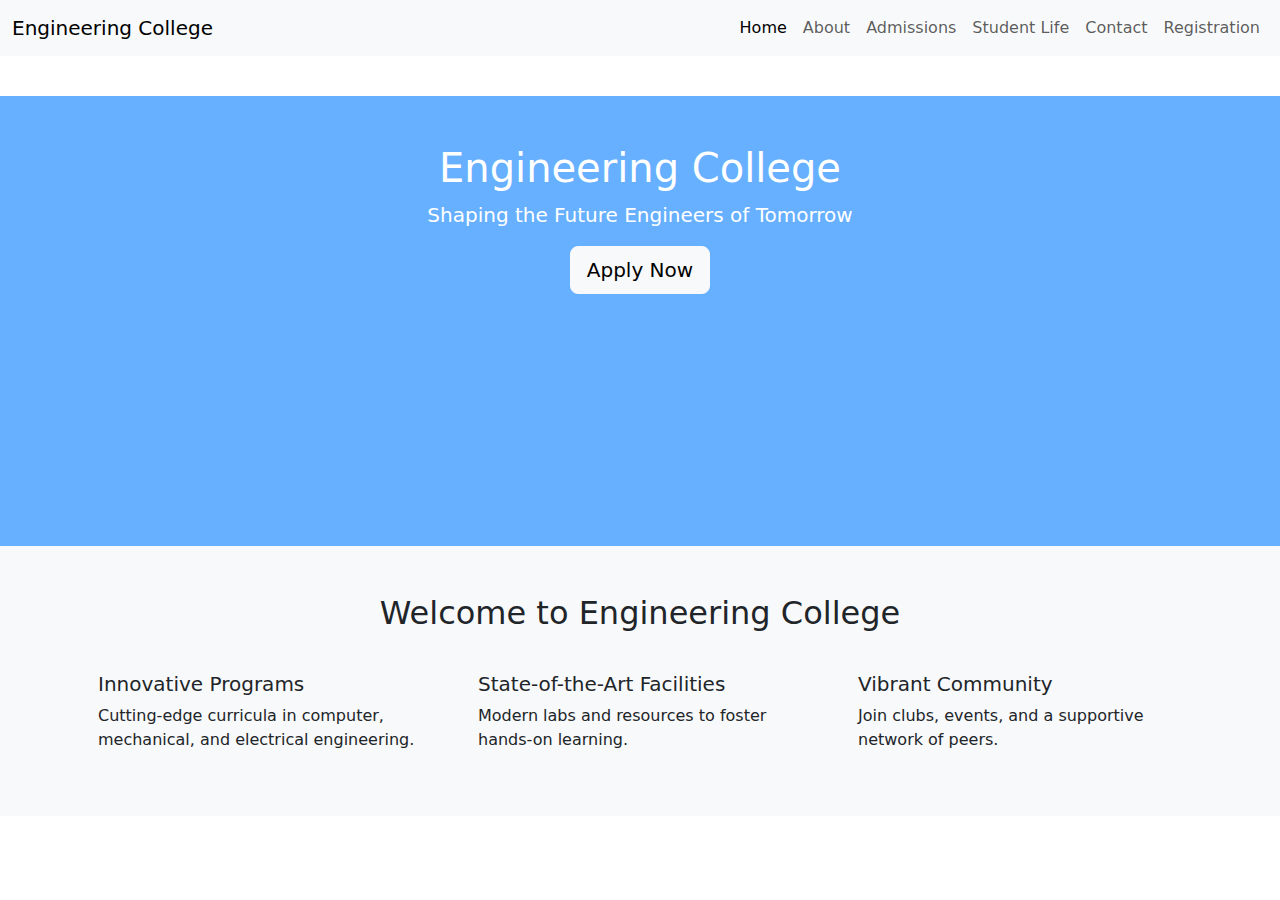
<file: index.html>
<!DOCTYPE html>
<html lang="en">
<head>
    <meta charset="UTF-8">
    <meta name="viewport" content="width=device-width, initial-scale=1.0">
    <title>Engineering College - Home</title>
    <link href="https://cdn.jsdelivr.net/npm/bootstrap@5.3.3/dist/css/bootstrap.min.css" rel="stylesheet">
    <link href="https://fonts.googleapis.com/css2?family=Roboto:wght@400;700&display=swap" rel="stylesheet">
    <link rel="stylesheet" href="css/style.css">
</head>
<body>
    <nav class="navbar navbar-expand-lg navbar-light bg-light fixed-top">
        <div class="container-fluid">
            <a class="navbar-brand" href="index.html">Engineering College</a>
            <button class="navbar-toggler" type="button" data-bs-toggle="collapse" data-bs-target="#navbarNav" aria-controls="navbarNav" aria-expanded="false" aria-label="Toggle navigation">
                <span class="navbar-toggler-icon"></span>
            </button>
            <div class="collapse navbar-collapse" id="navbarNav">
                <ul class="navbar-nav ms-auto">
                    <li class="nav-item"><a class="nav-link active" aria-current="page" href="index.html">Home</a></li>
                    <li class="nav-item"><a class="nav-link" href="about.html">About</a></li>
                    <li class="nav-item"><a class="nav-link" href="admissions.html">Admissions</a></li>
                    <li class="nav-item"><a class="nav-link" href="studentlife.html">Student Life</a></li>
                    <li class="nav-item"><a class="nav-link" href="contact.html">Contact</a></li>
                    <li class="nav-item"><a class="nav-link" href="registration.html">Registration</a></li>
                </ul>
            </div>
        </div>
    </nav>

    <main class="container-fluid mt-5 pt-5 px-0">
        <section class="hero text-center py-5 text-white" style="background-image: url('https://www.burohappold.com/wp-content/uploads/2016/08/ASU-Law-Center-01-Bill-Timmerman.jpg'); background-size: cover; background-position: center; position: relative;">
            <div class="overlay" style="background-color: rgba(0, 123, 255, 0.6); position: absolute; top: 0; left: 0; width: 100%; height: 100%;"></div>
            <div class="container position-relative">
                <h1>Engineering College</h1>
                <p class="lead">Shaping the Future Engineers of Tomorrow</p>
                <a href="registration.html" class="btn btn-light btn-lg">Apply Now</a>
            </div>
        </section>

        <section class="welcome py-5 bg-light">
            <div class="container">
                <h2 class="text-center mb-4">Welcome to Engineering College</h2>
                <div class="row">
                    <div class="col-md-4">
                        <div class="card border-0">
                            <div class="card-body">
                                <h5 class="card-title">Innovative Programs</h5>
                                <p class="card-text">Cutting-edge curricula in computer, mechanical, and electrical engineering.</p>
                            </div>
                        </div>
                    </div>
                    <div class="col-md-4">
                        <div class="card border-0">
                            <div class="card-body">
                                <h5 class="card-title">State-of-the-Art Facilities</h5>
                                <p class="card-text">Modern labs and resources to foster hands-on learning.</p>
                            </div>
                        </div>
                    </div>
                    <div class="col-md-4">
                        <div class="card border-0">
                            <div class="card-body">
                                <h5 class="card-title">Vibrant Community</h5>
                                <p class="card-text">Join clubs, events, and a supportive network of peers.</p>
                            </div>
                        </div>
                    </div>
                </div>
            </div>
        </section>
    </main>

    <script src="https://cdn.jsdelivr.net/npm/bootstrap@5.3.3/dist/js/bootstrap.bundle.min.js"></script>
    <script src="js/script.js"></script>
</body>
</html>
</file>
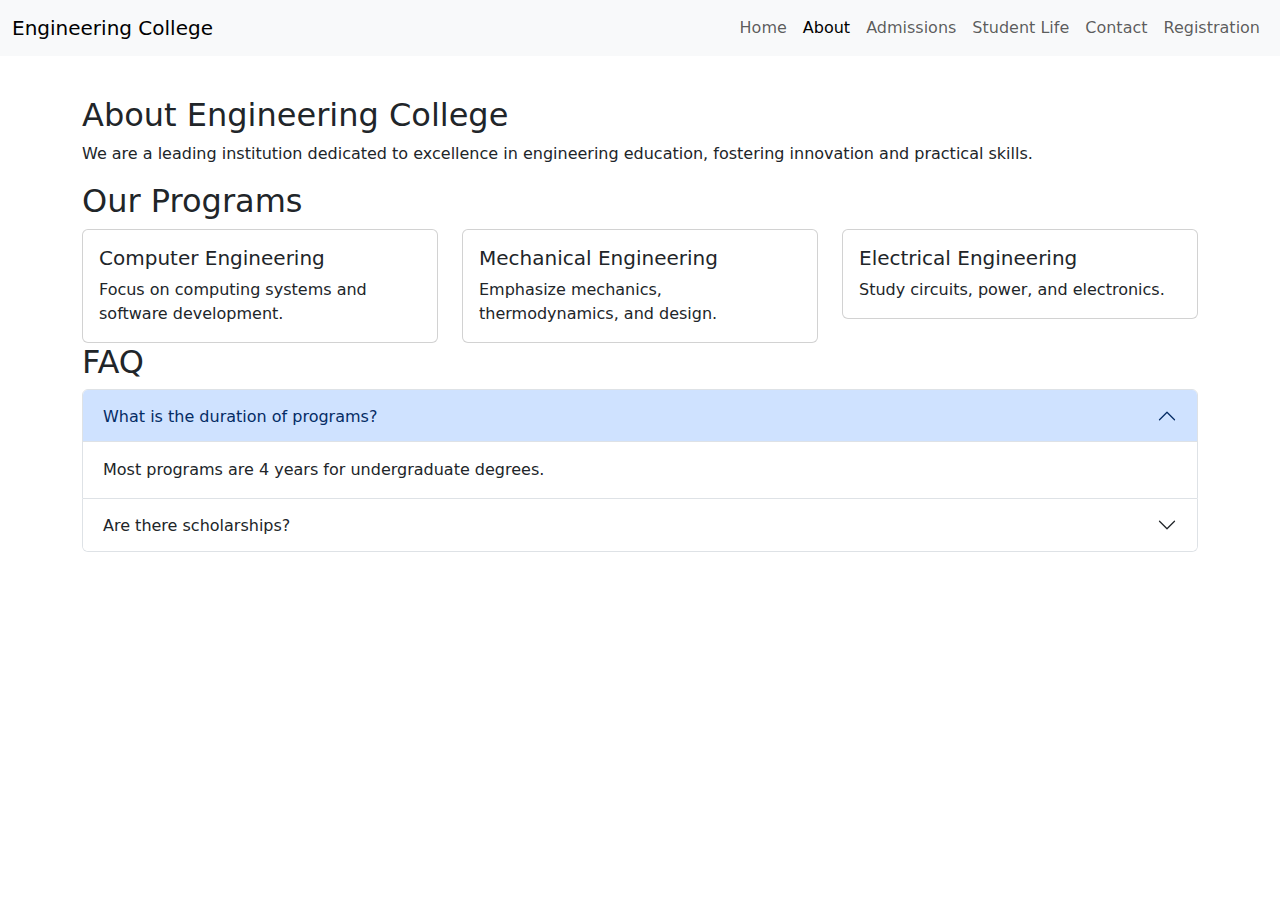
<file: about.html>
<!DOCTYPE html>
<html lang="en">
<head>
    <meta charset="UTF-8">
    <meta name="viewport" content="width=device-width, initial-scale=1.0">
    <title>Engineering College - About</title>
    <link href="https://cdn.jsdelivr.net/npm/bootstrap@5.3.3/dist/css/bootstrap.min.css" rel="stylesheet">
    <link href="https://fonts.googleapis.com/css2?family=Roboto:wght@400;700&display=swap" rel="stylesheet">
    <link rel="stylesheet" href="css/style.css">
</head>
<body>
    <nav class="navbar navbar-expand-lg navbar-light bg-light fixed-top">
        <div class="container-fluid">
            <a class="navbar-brand" href="index.html">Engineering College</a>
            <button class="navbar-toggler" type="button" data-bs-toggle="collapse" data-bs-target="#navbarNav" aria-controls="navbarNav" aria-expanded="false" aria-label="Toggle navigation">
                <span class="navbar-toggler-icon"></span>
            </button>
            <div class="collapse navbar-collapse" id="navbarNav">
                <ul class="navbar-nav ms-auto">
                    <li class="nav-item"><a class="nav-link" href="index.html">Home</a></li>
                    <li class="nav-item"><a class="nav-link active" aria-current="page" href="about.html">About</a></li>
                    <li class="nav-item"><a class="nav-link" href="admissions.html">Admissions</a></li>
                    <li class="nav-item"><a class="nav-link" href="studentlife.html">Student Life</a></li>
                    <li class="nav-item"><a class="nav-link" href="contact.html">Contact</a></li>
                    <li class="nav-item"><a class="nav-link" href="registration.html">Registration</a></li>
                </ul>
            </div>
        </div>
    </nav>

    <main class="container mt-5 pt-5">
        <section>
            <h2>About Engineering College</h2>
            <p>We are a leading institution dedicated to excellence in engineering education, fostering innovation and practical skills.</p>
        </section>
        <section class="row">
            <h2>Our Programs</h2>
            <div class="col-md-4">
                <div class="card" data-bs-toggle="tooltip" title="Learn software and hardware systems.">
                    <div class="card-body">
                        <h5 class="card-title">Computer Engineering</h5>
                        <p class="card-text">Focus on computing systems and software development.</p>
                    </div>
                </div>
            </div>
            <div class="col-md-4">
                <div class="card" data-bs-toggle="tooltip" title="Design and build mechanical systems.">
                    <div class="card-body">
                        <h5 class="card-title">Mechanical Engineering</h5>
                        <p class="card-text">Emphasize mechanics, thermodynamics, and design.</p>
                    </div>
                </div>
            </div>
            <div class="col-md-4">
                <div class="card" data-bs-toggle="tooltip" title="Power systems and electronics.">
                    <div class="card-body">
                        <h5 class="card-title">Electrical Engineering</h5>
                        <p class="card-text">Study circuits, power, and electronics.</p>
                    </div>
                </div>
            </div>
        </section>
        <section>
            <h2>FAQ</h2>
            <div class="accordion" id="faqAccordion">
                <div class="accordion-item">
                    <h2 class="accordion-header" id="headingOne">
                        <button class="accordion-button" type="button" data-bs-toggle="collapse" data-bs-target="#collapseOne" aria-expanded="true" aria-controls="collapseOne">
                            What is the duration of programs?
                        </button>
                    </h2>
                    <div id="collapseOne" class="accordion-collapse collapse show" aria-labelledby="headingOne">
                        <div class="accordion-body">
                            Most programs are 4 years for undergraduate degrees.
                        </div>
                    </div>
                </div>
                <div class="accordion-item">
                    <h2 class="accordion-header" id="headingTwo">
                        <button class="accordion-button collapsed" type="button" data-bs-toggle="collapse" data-bs-target="#collapseTwo" aria-expanded="false" aria-controls="collapseTwo">
                            Are there scholarships?
                        </button>
                    </h2>
                    <div id="collapseTwo" class="accordion-collapse collapse" aria-labelledby="headingTwo">
                        <div class="accordion-body">
                            Yes, merit-based scholarships are available.
                        </div>
                    </div>
                </div>
            </div>
        </section>
    </main>

    <script src="https://cdn.jsdelivr.net/npm/bootstrap@5.3.3/dist/js/bootstrap.bundle.min.js"></script>
    <script src="js/script.js"></script>
</body>
</html>
</file>
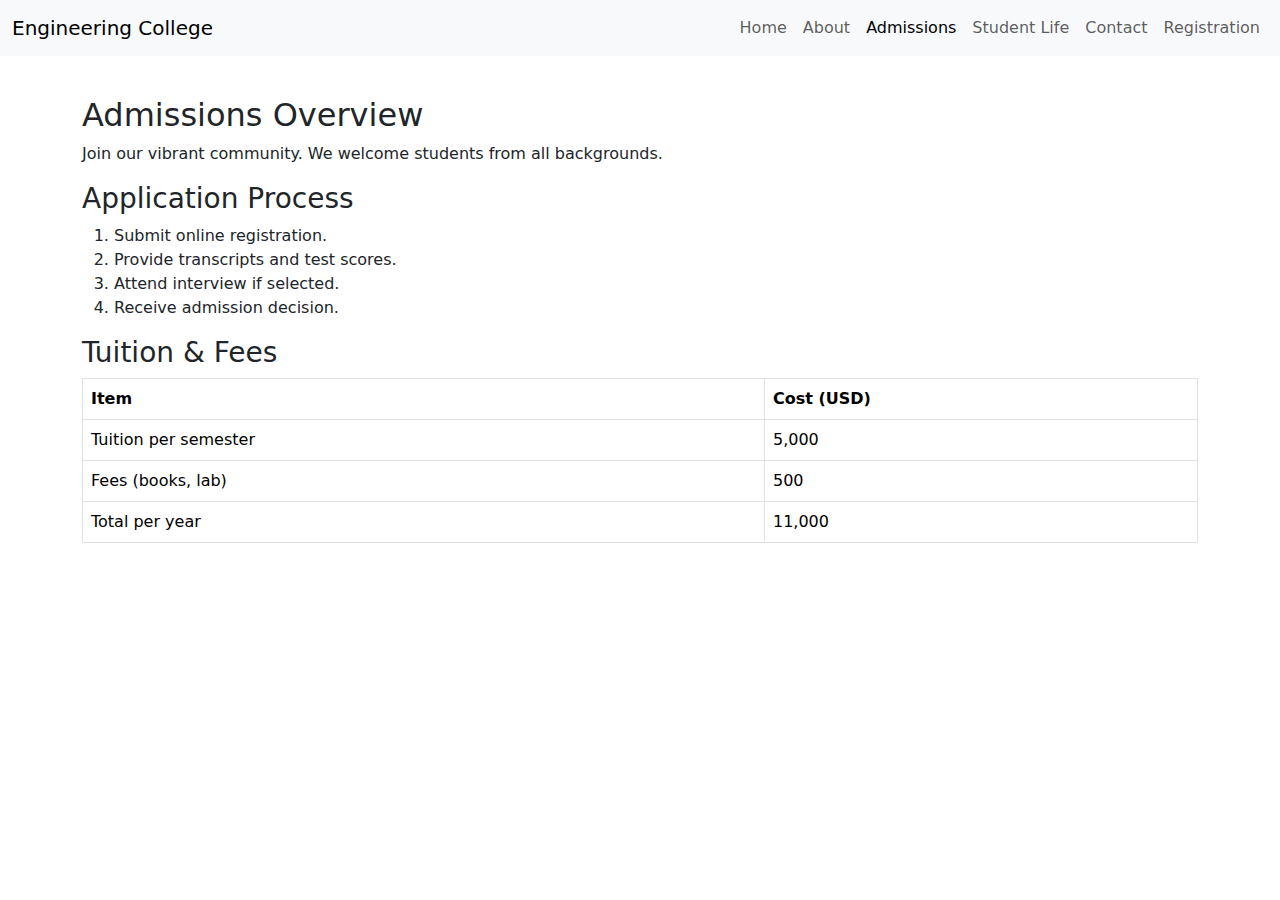
<file: admissions.html>
<!DOCTYPE html>
<html lang="en">
<head>
    <meta charset="UTF-8">
    <meta name="viewport" content="width=device-width, initial-scale=1.0">
    <title>Engineering College - Admissions</title>
    <link href="https://cdn.jsdelivr.net/npm/bootstrap@5.3.3/dist/css/bootstrap.min.css" rel="stylesheet">
    <link href="https://fonts.googleapis.com/css2?family=Roboto:wght@400;700&display=swap" rel="stylesheet">
    <link rel="stylesheet" href="css/style.css">
</head>
<body>
    <nav class="navbar navbar-expand-lg navbar-light bg-light fixed-top">
        <div class="container-fluid">
            <a class="navbar-brand" href="index.html">Engineering College</a>
            <button class="navbar-toggler" type="button" data-bs-toggle="collapse" data-bs-target="#navbarNav" aria-controls="navbarNav" aria-expanded="false" aria-label="Toggle navigation">
                <span class="navbar-toggler-icon"></span>
            </button>
            <div class="collapse navbar-collapse" id="navbarNav">
                <ul class="navbar-nav ms-auto">
                    <li class="nav-item"><a class="nav-link" href="index.html">Home</a></li>
                    <li class="nav-item"><a class="nav-link" href="about.html">About</a></li>
                    <li class="nav-item"><a class="nav-link active" aria-current="page" href="admissions.html">Admissions</a></li>
                    <li class="nav-item"><a class="nav-link" href="studentlife.html">Student Life</a></li>
                    <li class="nav-item"><a class="nav-link" href="contact.html">Contact</a></li>
                    <li class="nav-item"><a class="nav-link" href="registration.html">Registration</a></li>
                </ul>
            </div>
        </div>
    </nav>

    <main class="container mt-5 pt-5">
        <section>
            <h2>Admissions Overview</h2>
            <p>Join our vibrant community. We welcome students from all backgrounds.</p>
        </section>
        <section>
            <h3>Application Process</h3>
            <ol>
                <li>Submit online registration.</li>
                <li>Provide transcripts and test scores.</li>
                <li>Attend interview if selected.</li>
                <li>Receive admission decision.</li>
            </ol>
        </section>
        <section>
            <h3>Tuition & Fees</h3>
            <table class="table table-bordered">
                <thead>
                    <tr>
                        <th>Item</th>
                        <th>Cost (USD)</th>
                    </tr>
                </thead>
                <tbody>
                    <tr>
                        <td>Tuition per semester</td>
                        <td>5,000</td>
                    </tr>
                    <tr>
                        <td>Fees (books, lab)</td>
                        <td>500</td>
                    </tr>
                    <tr>
                        <td>Total per year</td>
                        <td>11,000</td>
                    </tr>
                </tbody>
            </table>
        </section>
    </main>

    <script src="https://cdn.jsdelivr.net/npm/bootstrap@5.3.3/dist/js/bootstrap.bundle.min.js"></script>
    <script src="js/script.js"></script>
</body>
</html>
</file>
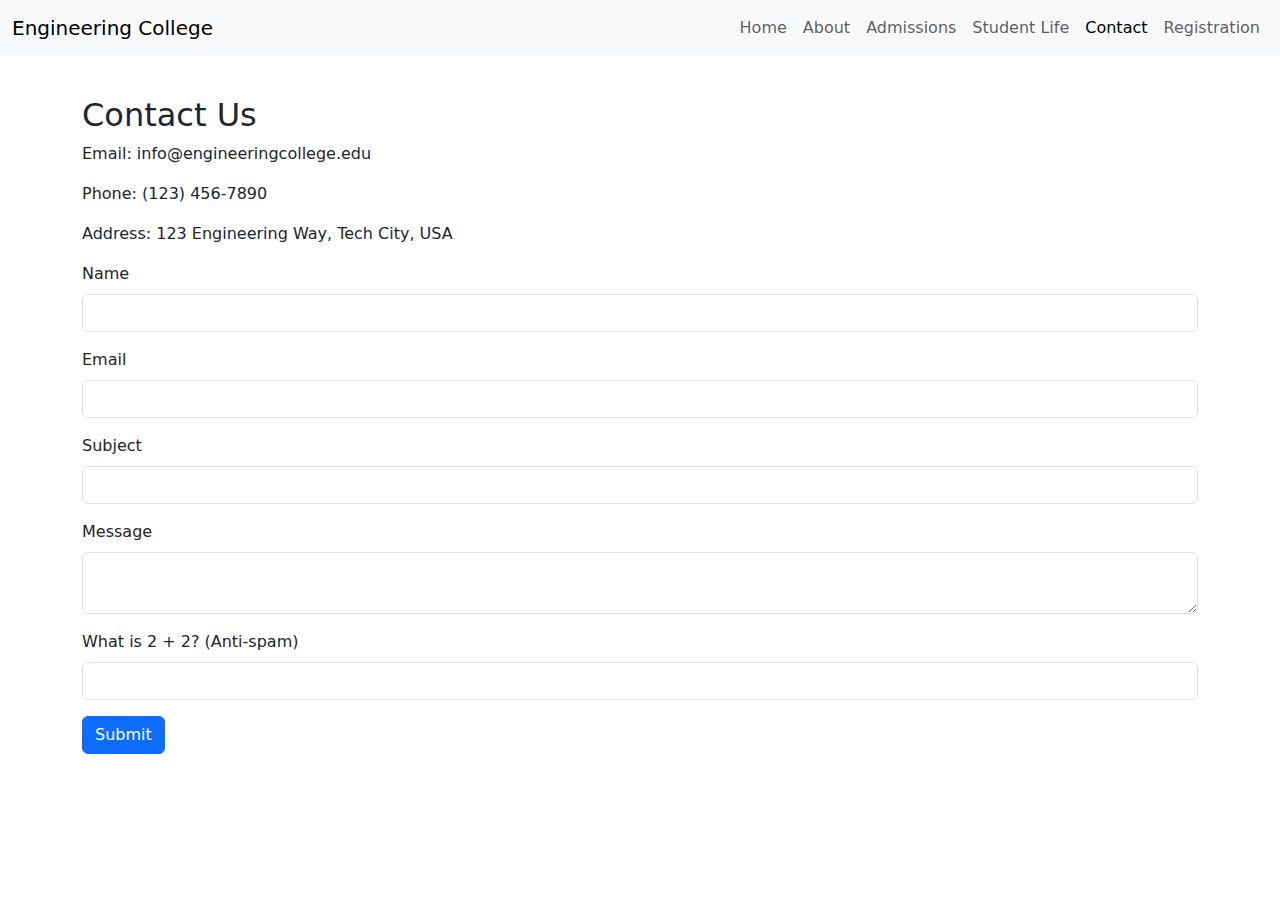
<file: contact.html>
<!DOCTYPE html>
<html lang="en">
<head>
    <meta charset="UTF-8">
    <meta name="viewport" content="width=device-width, initial-scale=1.0">
    <title>Engineering College - Contact</title>
    <link href="https://cdn.jsdelivr.net/npm/bootstrap@5.3.3/dist/css/bootstrap.min.css" rel="stylesheet">
    <link href="https://fonts.googleapis.com/css2?family=Roboto:wght@400;700&display=swap" rel="stylesheet">
    <link rel="stylesheet" href="css/style.css">
</head>
<body>
    <nav class="navbar navbar-expand-lg navbar-light bg-light fixed-top">
        <div class="container-fluid">
            <a class="navbar-brand" href="index.html">Engineering College</a>
            <button class="navbar-toggler" type="button" data-bs-toggle="collapse" data-bs-target="#navbarNav" aria-controls="navbarNav" aria-expanded="false" aria-label="Toggle navigation">
                <span class="navbar-toggler-icon"></span>
            </button>
            <div class="collapse navbar-collapse" id="navbarNav">
                <ul class="navbar-nav ms-auto">
                    <li class="nav-item"><a class="nav-link" href="index.html">Home</a></li>
                    <li class="nav-item"><a class="nav-link" href="about.html">About</a></li>
                    <li class="nav-item"><a class="nav-link" href="admissions.html">Admissions</a></li>
                    <li class="nav-item"><a class="nav-link" href="studentlife.html">Student Life</a></li>
                    <li class="nav-item"><a class="nav-link active" aria-current="page" href="contact.html">Contact</a></li>
                    <li class="nav-item"><a class="nav-link" href="registration.html">Registration</a></li>
                </ul>
            </div>
        </div>
    </nav>

    <main class="container mt-5 pt-5">
        <section>
            <h2>Contact Us</h2>
            <p>Email: info@engineeringcollege.edu</p>
            <p>Phone: (123) 456-7890</p>
            <p>Address: 123 Engineering Way, Tech City, USA</p>
        </section>
        <section>
            <form id="contactForm" class="needs-validation" novalidate>
                <div class="mb-3">
                    <label for="name" class="form-label">Name</label>
                    <input type="text" class="form-control" id="name" required>
                    <div class="invalid-feedback">Please enter your name.</div>
                </div>
                <div class="mb-3">
                    <label for="email" class="form-label">Email</label>
                    <input type="email" class="form-control" id="email" required>
                    <div class="invalid-feedback">Please enter a valid email.</div>
                </div>
                <div class="mb-3">
                    <label for="subject" class="form-label">Subject</label>
                    <input type="text" class="form-control" id="subject" required>
                    <div class="invalid-feedback">Please enter a subject.</div>
                </div>
                <div class="mb-3">
                    <label for="message" class="form-label">Message</label>
                    <textarea class="form-control" id="message" required></textarea>
                    <div class="invalid-feedback">Please enter a message.</div>
                </div>
                <div class="mb-3">
                    <label for="spamCheck" class="form-label">What is 2 + 2? (Anti-spam)</label>
                    <input type="text" class="form-control" id="spamCheck" required>
                    <div class="invalid-feedback">Incorrect answer.</div>
                </div>
                <button type="submit" class="btn btn-primary">Submit</button>
            </form>
            <div id="contactSuccess" class="alert alert-success mt-3" style="display:none;">Message sent successfully!</div>
            <div id="contactError" class="alert alert-danger mt-3" style="display:none;">Please fix the errors.</div>
        </section>
    </main>

    <script src="https://cdn.jsdelivr.net/npm/bootstrap@5.3.3/dist/js/bootstrap.bundle.min.js"></script>
    <script src="js/script.js"></script>
</body>
</html>
</file>
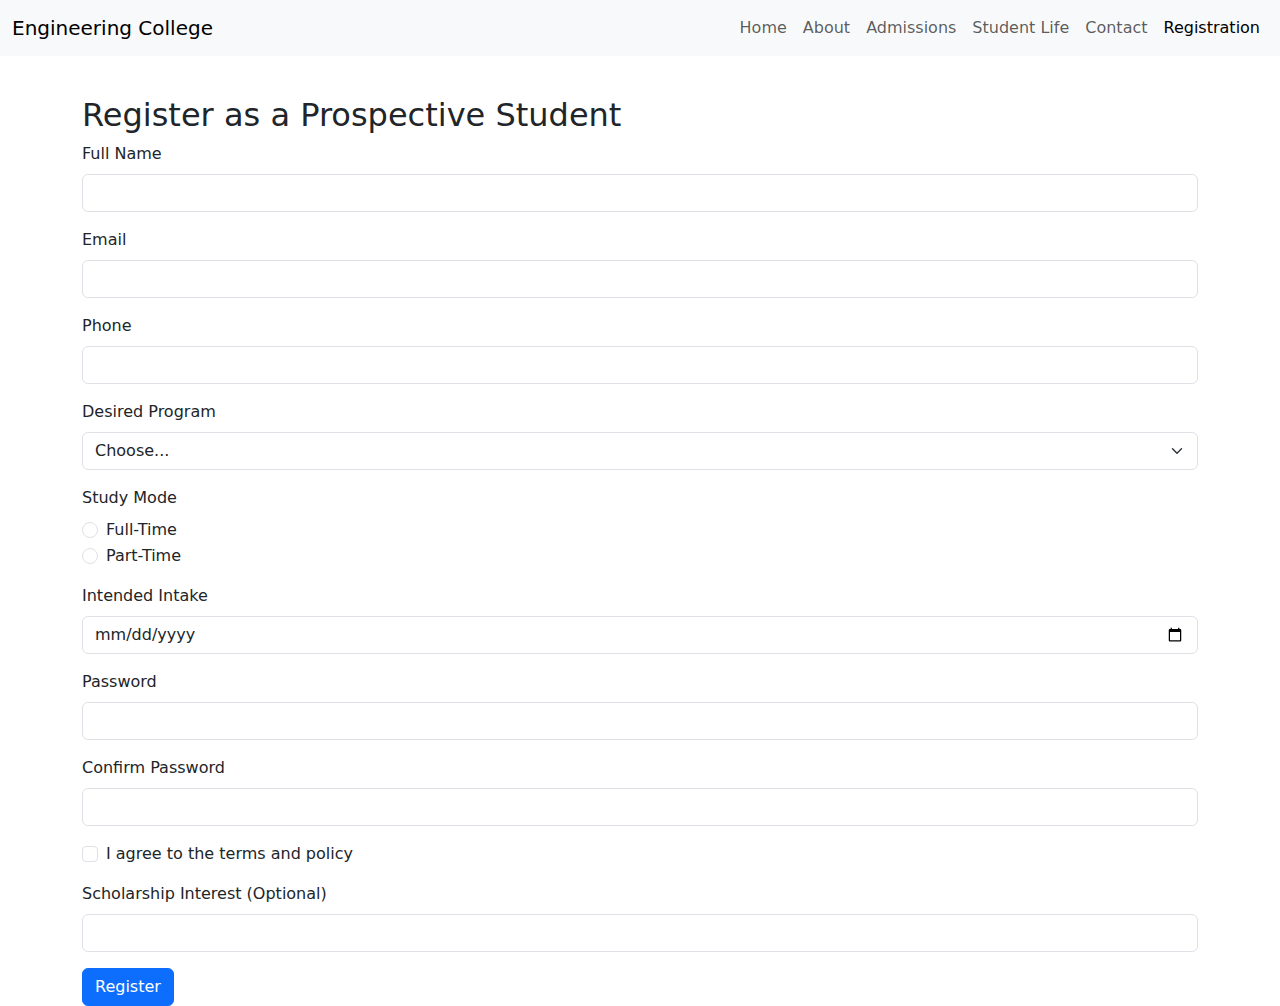
<file: registration.html>
<!DOCTYPE html>
<html lang="en">
<head>
    <meta charset="UTF-8">
    <meta name="viewport" content="width=device-width, initial-scale=1.0">
    <title>Engineering College - Registration</title>
    <link href="https://cdn.jsdelivr.net/npm/bootstrap@5.3.3/dist/css/bootstrap.min.css" rel="stylesheet">
    <link href="https://fonts.googleapis.com/css2?family=Roboto:wght@400;700&display=swap" rel="stylesheet">
    <link rel="stylesheet" href="css/style.css">
</head>
<body>
    <nav class="navbar navbar-expand-lg navbar-light bg-light fixed-top">
        <div class="container-fluid">
            <a class="navbar-brand" href="index.html">Engineering College</a>
            <button class="navbar-toggler" type="button" data-bs-toggle="collapse" data-bs-target="#navbarNav" aria-controls="navbarNav" aria-expanded="false" aria-label="Toggle navigation">
                <span class="navbar-toggler-icon"></span>
            </button>
            <div class="collapse navbar-collapse" id="navbarNav">
                <ul class="navbar-nav ms-auto">
                    <li class="nav-item"><a class="nav-link" href="index.html">Home</a></li>
                    <li class="nav-item"><a class="nav-link" href="about.html">About</a></li>
                    <li class="nav-item"><a class="nav-link" href="admissions.html">Admissions</a></li>
                    <li class="nav-item"><a class="nav-link" href="studentlife.html">Student Life</a></li>
                    <li class="nav-item"><a class="nav-link" href="contact.html">Contact</a></li>
                    <li class="nav-item"><a class="nav-link active" aria-current="page" href="registration.html">Registration</a></li>
                </ul>
            </div>
        </div>
    </nav>

    <main class="container mt-5 pt-5">
        <section>
            <h2>Register as a Prospective Student</h2>
            <form id="registrationForm" class="needs-validation" novalidate>
                <div class="mb-3">
                    <label for="fullName" class="form-label">Full Name</label>
                    <input type="text" class="form-control" id="fullName" required>
                    <div class="invalid-feedback">Please enter your full name.</div>
                </div>
                <div class="mb-3">
                    <label for="email" class="form-label">Email</label>
                    <input type="email" class="form-control" id="email" required>
                    <div class="invalid-feedback">Please enter a valid email.</div>
                </div>
                <div class="mb-3">
                    <label for="phone" class="form-label">Phone</label>
                    <input type="tel" class="form-control" id="phone" required pattern="[0-9]{3}-[0-9]{3}-[0-9]{4}">
                    <div class="invalid-feedback">Please enter a valid phone (xxx-xxx-xxxx).</div>
                </div>
                <div class="mb-3">
                    <label for="program" class="form-label">Desired Program</label>
                    <select class="form-select" id="program" required>
                        <option value="">Choose...</option>
                        <option value="computer">Computer Engineering</option>
                        <option value="mechanical">Mechanical Engineering</option>
                        <option value="electrical">Electrical Engineering</option>
                    </select>
                    <div class="invalid-feedback">Please select a program.</div>
                </div>
                <div class="mb-3">
                    <label class="form-label">Study Mode</label>
                    <div class="form-check">
                        <input class="form-check-input" type="radio" name="studyMode" id="fullTime" value="fullTime" required>
                        <label class="form-check-label" for="fullTime">Full-Time</label>
                    </div>
                    <div class="form-check">
                        <input class="form-check-input" type="radio" name="studyMode" id="partTime" value="partTime" required>
                        <label class="form-check-label" for="partTime">Part-Time</label>
                    </div>
                    <div class="invalid-feedback">Please select a study mode.</div>
                </div>
                <div class="mb-3">
                    <label for="intake" class="form-label">Intended Intake</label>
                    <input type="date" class="form-control" id="intake" required>
                    <div class="invalid-feedback">Please select a date.</div>
                </div>
                <div class="mb-3">
                    <label for="password" class="form-label">Password</label>
                    <input type="password" class="form-control" id="password" required minlength="8">
                    <div class="invalid-feedback">Password must be at least 8 characters.</div>
                </div>
                <div class="mb-3">
                    <label for="confirmPassword" class="form-label">Confirm Password</label>
                    <input type="password" class="form-control" id="confirmPassword" required>
                    <div class="invalid-feedback">Passwords do not match.</div>
                </div>
                <div class="mb-3 form-check">
                    <input type="checkbox" class="form-check-input" id="agreement" required>
                    <label class="form-check-label" for="agreement">I agree to the terms and policy</label>
                    <div class="invalid-feedback">You must agree to proceed.</div>
                </div>
                <div class="mb-3">
                    <label for="scholarship" class="form-label">Scholarship Interest (Optional)</label>
                    <input type="text" class="form-control" id="scholarship">
                </div>
                <button type="submit" class="btn btn-primary">Register</button>
            </form>
            <div id="regSuccess" class="alert alert-success mt-3" style="display:none;">Registration successful! We'll contact you soon.</div>
        </section>
    </main>

    <script src="https://cdn.jsdelivr.net/npm/bootstrap@5.3.3/dist/js/bootstrap.bundle.min.js"></script>
    <script src="js/script.js"></script>
</body>
</html>
</file>
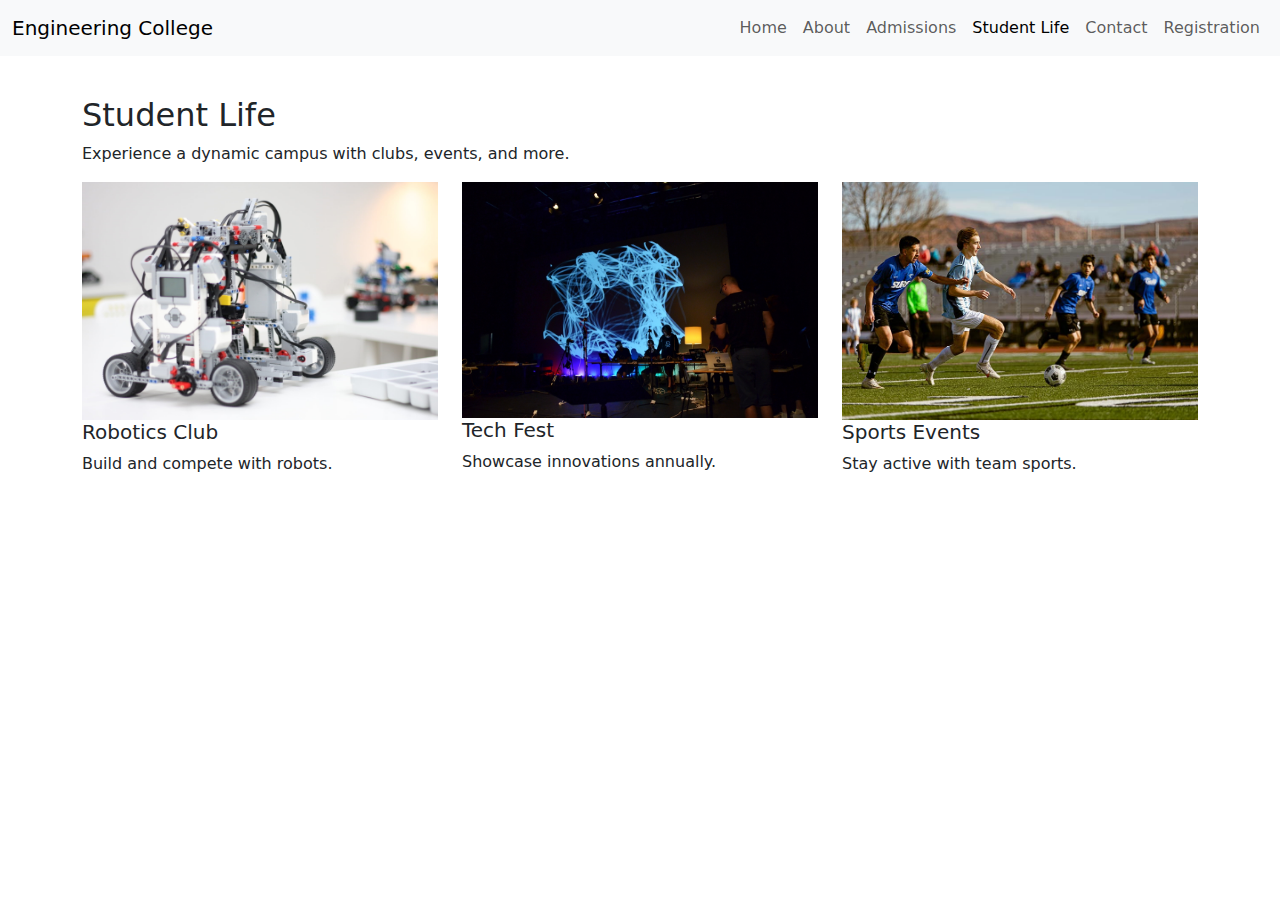
<file: studentlife.html>
<!DOCTYPE html>
<html lang="en">
<head>
    <meta charset="UTF-8">
    <meta name="viewport" content="width=device-width, initial-scale=1.0">
    <title>Engineering College - Student Life</title>
    <link href="https://cdn.jsdelivr.net/npm/bootstrap@5.3.3/dist/css/bootstrap.min.css" rel="stylesheet">
    <link href="https://fonts.googleapis.com/css2?family=Roboto:wght@400;700&display=swap" rel="stylesheet">
    <link rel="stylesheet" href="css/style.css">
</head>
<body>
    <nav class="navbar navbar-expand-lg navbar-light bg-light fixed-top">
        <div class="container-fluid">
            <a class="navbar-brand" href="index.html">Engineering College</a>
            <button class="navbar-toggler" type="button" data-bs-toggle="collapse" data-bs-target="#navbarNav" aria-controls="navbarNav" aria-expanded="false" aria-label="Toggle navigation">
                <span class="navbar-toggler-icon"></span>
            </button>
            <div class="collapse navbar-collapse" id="navbarNav">
                <ul class="navbar-nav ms-auto">
                    <li class="nav-item"><a class="nav-link" href="index.html">Home</a></li>
                    <li class="nav-item"><a class="nav-link" href="about.html">About</a></li>
                    <li class="nav-item"><a class="nav-link" href="admissions.html">Admissions</a></li>
                    <li class="nav-item"><a class="nav-link active" aria-current="page" href="studentlife.html">Student Life</a></li>
                    <li class="nav-item"><a class="nav-link" href="contact.html">Contact</a></li>
                    <li class="nav-item"><a class="nav-link" href="registration.html">Registration</a></li>
                </ul>
            </div>
        </div>
    </nav>

    <main class="container mt-5 pt-5">
        <section>
            <h2>Student Life</h2>
            <p>Experience a dynamic campus with clubs, events, and more.</p>
        </section>
        <section class="row">
            <div class="col-md-4">
                <img src="images/robotics.jpg" alt="Robotics Club event" class="img-fluid">
                <h5>Robotics Club</h5>
                <p>Build and compete with robots.</p>
            </div>
            <div class="col-md-4">
                <img src="images/techfest.jpg" alt="Annual Tech Fest" class="img-fluid">
                <h5>Tech Fest</h5>
                <p>Showcase innovations annually.</p>
            </div>
            <div class="col-md-4">
                <img src="images/sports.jpg" alt="Sports Day" class="img-fluid">
                <h5>Sports Events</h5>
                <p>Stay active with team sports.</p>
            </div>
        </section>
    </main>

    <script src="https://cdn.jsdelivr.net/npm/bootstrap@5.3.3/dist/js/bootstrap.bundle.min.js"></script>
    <script src="js/script.js"></script>
</body>
</html>
</file>
<file: css/style.css>
.hero {
    min-height: 50vh; /* Make hero taller for better visual impact */
}

.welcome .card {
    background-color: transparent; /* Clean look */
}

@media (max-width: 576px) {
    .hero h1 {
        font-size: 2rem;
    }
    .hero {
        min-height: 40vh;
    }
}
</file>
